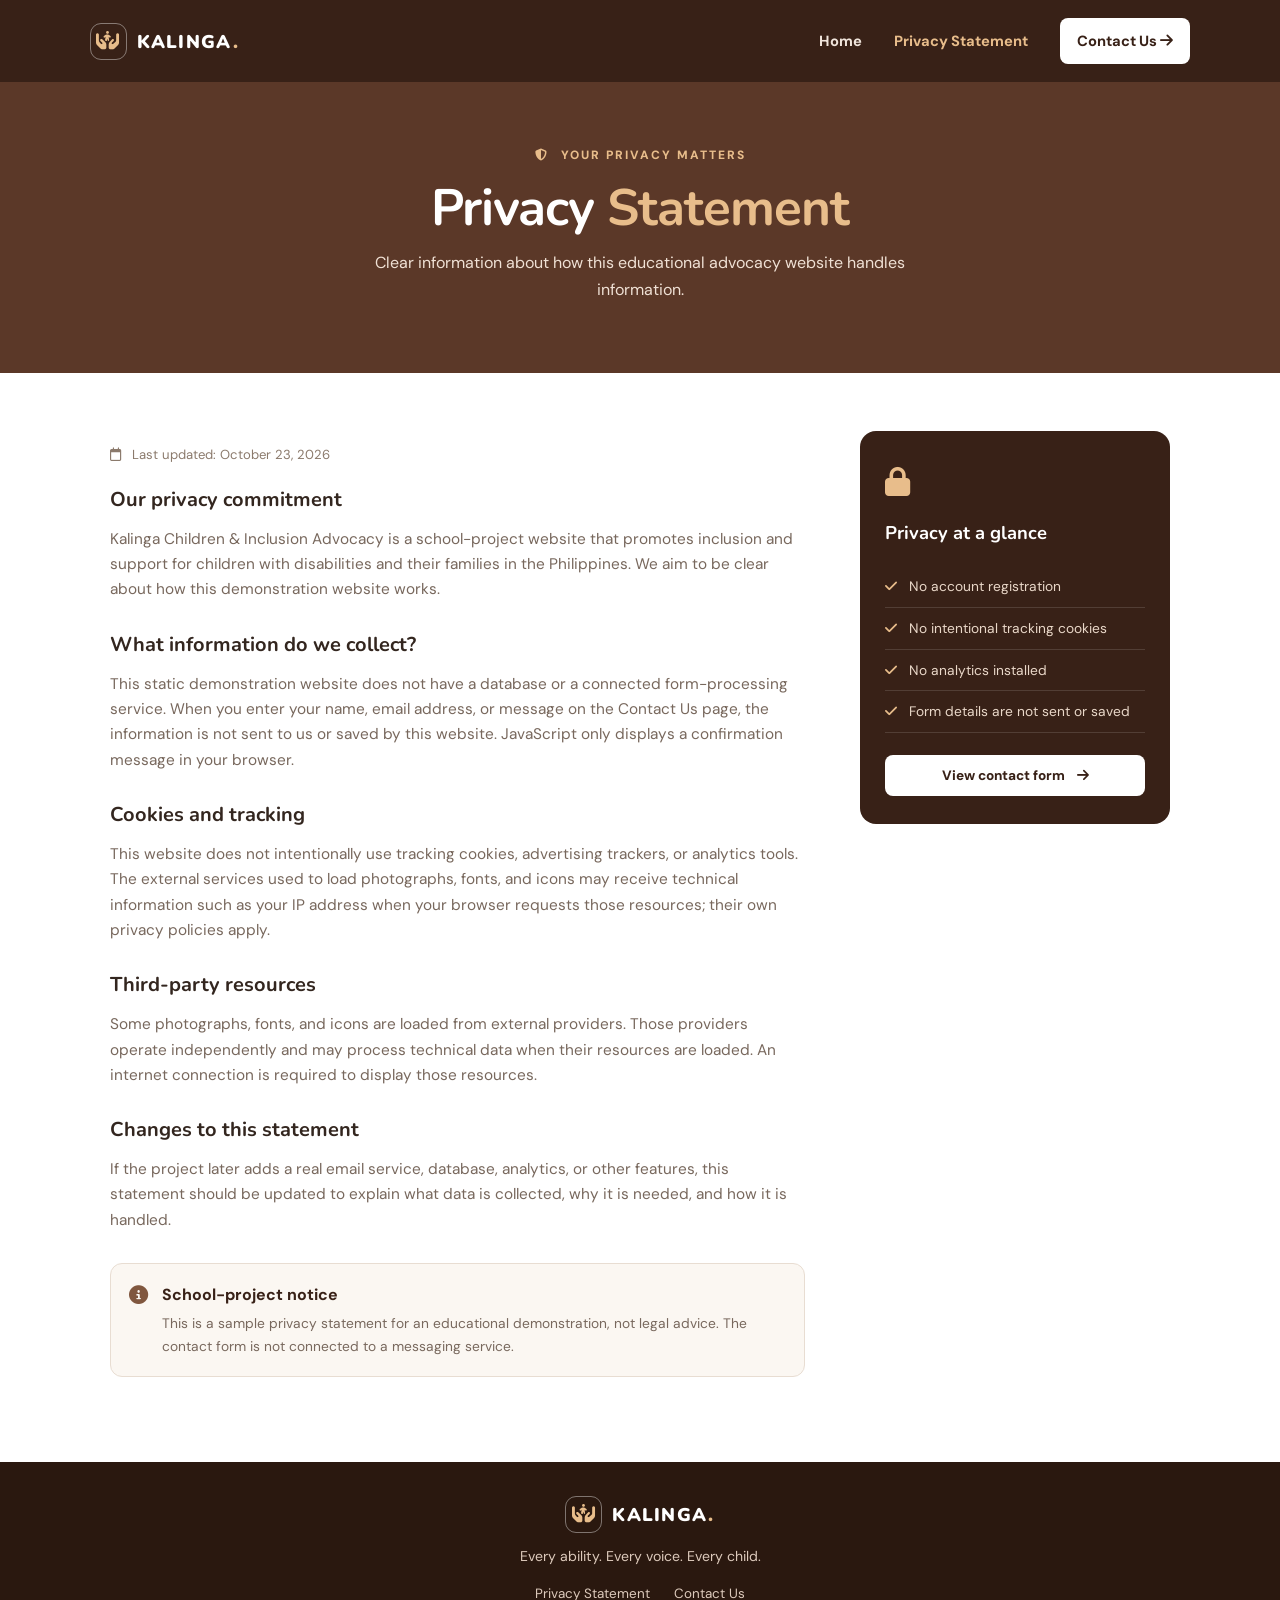
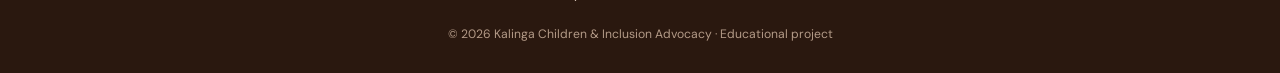
<file: privacy.html>
<!DOCTYPE html>
<html lang="en">
<head>
  <meta charset="UTF-8">
  <meta name="viewport" content="width=device-width, initial-scale=1.0">
  <title>Privacy Statement | Kalinga</title>
  <link rel="preconnect" href="https://fonts.googleapis.com"><link rel="preconnect" href="https://fonts.gstatic.com" crossorigin>
  <link href="https://fonts.googleapis.com/css2?family=DM+Sans:wght@400;500;600;700&family=Nunito:wght@600;700;800;900&display=swap" rel="stylesheet">
  <link rel="stylesheet" href="https://cdnjs.cloudflare.com/ajax/libs/font-awesome/6.5.2/css/all.min.css">
  <link rel="stylesheet" href="style.css">
</head>
<body>
<header class="site-header">
  <a class="brand" href="index.html"><span class="brand-icon"><i class="fa-solid fa-hands-holding-child"></i></span> KALINGA<span class="brand-dot">.</span></a>
  <button class="menu-toggle" aria-label="Toggle navigation" aria-expanded="false"><i class="fa-solid fa-bars"></i></button>
  <nav class="nav-links" aria-label="Main navigation"><a href="index.html">Home</a><a class="active" href="privacy.html">Privacy Statement</a><a class="nav-button" href="contact.html">Contact Us <i class="fa-solid fa-arrow-right"></i></a></nav>
</header>
<main>
  <section class="page-banner">
    <p class="eyebrow"><i class="fa-solid fa-shield-halved"></i> YOUR PRIVACY MATTERS</p>
    <h1>Privacy <span>Statement</span></h1>
    <p>Clear information about how this educational advocacy website handles information.</p>
  </section>
  <section class="privacy-layout">
    <div class="privacy-main">
      <p class="updated-label"><i class="fa-regular fa-calendar"></i> Last updated: October 23, 2026</p>
      <h2>Our privacy commitment</h2>
      <p>Kalinga Children & Inclusion Advocacy is a school-project website that promotes inclusion and support for children with disabilities and their families in the Philippines. We aim to be clear about how this demonstration website works.</p>
      <h2>What information do we collect?</h2>
      <p>This static demonstration website does not have a database or a connected form-processing service. When you enter your name, email address, or message on the Contact Us page, the information is not sent to us or saved by this website. JavaScript only displays a confirmation message in your browser.</p>
      <h2>Cookies and tracking</h2>
      <p>This website does not intentionally use tracking cookies, advertising trackers, or analytics tools. The external services used to load photographs, fonts, and icons may receive technical information such as your IP address when your browser requests those resources; their own privacy policies apply.</p>
      <h2>Third-party resources</h2>
      <p>Some photographs, fonts, and icons are loaded from external providers. Those providers operate independently and may process technical data when their resources are loaded. An internet connection is required to display those resources.</p>
      <h2>Changes to this statement</h2>
      <p>If the project later adds a real email service, database, analytics, or other features, this statement should be updated to explain what data is collected, why it is needed, and how it is handled.</p>
      <div class="privacy-note"><i class="fa-solid fa-circle-info"></i><div><strong>School-project notice</strong><p>This is a sample privacy statement for an educational demonstration, not legal advice. The contact form is not connected to a messaging service.</p></div></div>
    </div>
    <aside class="privacy-side"><div class="side-icon"><i class="fa-solid fa-lock"></i></div><h3>Privacy at a glance</h3><ul><li><i class="fa-solid fa-check"></i> No account registration</li><li><i class="fa-solid fa-check"></i> No intentional tracking cookies</li><li><i class="fa-solid fa-check"></i> No analytics installed</li><li><i class="fa-solid fa-check"></i> Form details are not sent or saved</li></ul><a class="button button-light full-button" href="contact.html">View contact form <i class="fa-solid fa-arrow-right"></i></a></aside>
  </section>
</main>
<footer class="site-footer"><a class="brand footer-brand" href="index.html"><span class="brand-icon"><i class="fa-solid fa-hands-holding-child"></i></span> KALINGA<span class="brand-dot">.</span></a><p>Every ability. Every voice. Every child.</p><div class="footer-links"><a href="privacy.html">Privacy Statement</a><a href="contact.html">Contact Us</a></div><small>© 2026 Kalinga Children & Inclusion Advocacy · Educational project</small></footer>
<script src="script.js"></script>
</body>
</html>
</file>
<file: style.css>
:root {
  --brown: #5b3828; --brown-dark: #382117; --brown-light: #80573f;
  --white: #fff; --cream: #fbf7f2; --pale: #f3e9de; --muted: #e0cdbb;
  --ink: #33261f; --accent: #e8bd8b; --border: #e8ddd2;
  --shadow: 0 18px 55px rgba(55,31,18,.12);
}
*{box-sizing:border-box} html{scroll-behavior:smooth}
body{margin:0;font-family:"DM Sans",sans-serif;color:var(--ink);background:var(--white);line-height:1.65}
a{color:inherit;text-decoration:none}
.site-header{background:var(--brown-dark);color:var(--white);min-height:82px;padding:0 7%;display:flex;align-items:center;justify-content:space-between;gap:24px}
.brand{display:inline-flex;align-items:center;gap:10px;font:900 1.15rem "Nunito",sans-serif;letter-spacing:1.3px;color:var(--white)}
.brand-icon{width:37px;height:37px;display:inline-grid;place-items:center;border:1px solid #ffffff66;border-radius:11px;color:var(--accent)}
.brand-dot{color:var(--accent);margin-left:-9px}
.nav-links{display:flex;align-items:center;gap:32px;font-size:.92rem;font-weight:700}
.nav-links a{color:#f0e5dc;transition:color .2s}.nav-links a:hover,.nav-links a.active{color:var(--accent)}
.nav-links .nav-button{background:var(--white);color:var(--brown-dark);border-radius:8px;padding:11px 17px}
.nav-links .nav-button:hover{background:var(--accent);color:var(--brown-dark)}
.menu-toggle{display:none;color:white;background:transparent;border:0;font-size:1.4rem}
.hero{background:var(--brown);color:var(--white);padding:62px 7% 78px;display:grid;grid-template-columns:1.05fr .95fr;align-items:center;gap:6%;overflow:hidden}
.eyebrow{color:var(--accent);text-transform:uppercase;letter-spacing:2px;font-size:.75rem;font-weight:800;margin:0 0 18px}.eyebrow i{margin-right:7px}
h1,h2,h3{font-family:"Nunito",sans-serif;line-height:1.18;margin-top:0}
.hero h1,.contact-intro h1{font-size:clamp(2.5rem,4.6vw,4.4rem);letter-spacing:-1.8px;margin-bottom:24px}
.hero h1 span,.contact-intro h1 span,.page-banner h1 span{color:var(--accent)}
.hero-description{max-width:590px;color:#f0e1d5;font-size:1.05rem;line-height:1.85}
.hero-actions{display:flex;align-items:center;gap:24px;flex-wrap:wrap;margin:30px 0 36px}
.button{display:inline-flex;align-items:center;justify-content:center;gap:12px;padding:14px 20px;border-radius:8px;border:0;font:800 .92rem "DM Sans",sans-serif;cursor:pointer;transition:transform .2s,background .2s}
.button:hover{transform:translateY(-2px)}.button-light{background:var(--white);color:var(--brown-dark)}.button-light:hover{background:var(--accent)}
.text-link{color:var(--white);font-size:.9rem;font-weight:700;border-bottom:1px solid #ffffff8c;padding-bottom:4px}
.hero-note{display:flex;gap:13px;align-items:center;color:#ead8c9;font-size:.85rem}.hero-note strong{color:white}
.note-icon{display:grid;place-items:center;width:43px;height:43px;flex-shrink:0;border-radius:50%;color:var(--accent);background:#ffffff1a;font-size:1.15rem}
.hero-visual{position:relative;padding:0 0 26px 22px}.hero-visual:before{content:"";position:absolute;inset:-20px 40px 65px -4px;border:1px solid var(--accent);border-radius:20px}
.hero-visual img{position:relative;display:block;width:100%;height:430px;object-fit:cover;border-radius:18px;box-shadow:0 24px 60px #0003}
.image-caption{position:absolute;bottom:0;left:0;display:flex;gap:13px;align-items:center;padding:15px 19px;background:white;color:var(--ink);border-radius:12px;box-shadow:var(--shadow);font-size:.82rem}
.image-caption>i{display:grid;place-items:center;width:39px;height:39px;border-radius:10px;background:var(--pale);color:var(--brown-light);font-size:1.1rem}
.image-caption strong{font-size:.95rem}
.section-wrap{padding:85px 7%}.section-heading{text-align:center;max-width:760px;margin:0 auto 42px}
.section-heading .eyebrow{color:var(--brown-light)}.section-heading h2{font-size:clamp(1.8rem,3vw,2.7rem);letter-spacing:-.6px}.section-heading h2 span{color:var(--brown-light)}
.section-heading>p:last-child{color:#78685d}.mission-grid{display:grid;grid-template-columns:repeat(3,1fr);gap:22px}
.info-card{padding:28px 27px;border:1px solid var(--border);border-radius:15px;background:white;box-shadow:0 10px 35px #371f120b}
.card-icon{width:49px;height:49px;display:grid;place-items:center;border-radius:13px;color:var(--brown-light);background:var(--pale);font-size:1.2rem;margin-bottom:22px}
.info-card h3{font-size:1.12rem;margin-bottom:10px}.info-card p{color:#78685d;font-size:.92rem;margin-bottom:0}
.callout{margin:0 7% 80px;padding:35px 38px;background:var(--brown-dark);color:white;border-radius:18px;display:flex;align-items:center;gap:25px}
.callout-icon{width:63px;height:63px;flex-shrink:0;display:grid;place-items:center;border-radius:17px;background:#ffffff1a;color:var(--accent);font-size:1.7rem}
.callout>div:nth-child(2){flex:1}.callout .eyebrow{margin-bottom:8px}.callout h2{font-size:1.45rem;margin-bottom:8px}
.callout p:last-child{color:#e5d2c3;margin:0;font-size:.9rem}.button-outline{border:1px solid #ffffff8c;color:white;white-space:nowrap}.button-outline:hover{background:white;color:var(--brown-dark)}
.site-footer{background:#2a180f;color:#ddcabc;padding:34px 7% 26px;text-align:center}.footer-brand{justify-content:center}
.site-footer>p{font-size:.88rem;margin:12px 0}.footer-links{display:flex;justify-content:center;gap:24px;margin:15px 0;font-size:.84rem}
.footer-links a:hover{color:var(--accent)}.site-footer small{color:#b39a87;font-size:.76rem}
.page-banner{background:var(--brown);color:white;padding:64px 7% 70px;text-align:center}.page-banner .eyebrow{margin-bottom:12px}
.page-banner h1{font-size:clamp(2.4rem,4vw,3.6rem);margin-bottom:12px;letter-spacing:-1px}.page-banner>p:last-child{color:#f0e1d5;margin:0 auto;max-width:600px}
.privacy-layout{max-width:1120px;margin:0 auto;padding:58px 30px 85px;display:grid;grid-template-columns:1fr 310px;gap:55px;align-items:start}
.privacy-main h2{font-size:1.25rem;margin:30px 0 8px}.privacy-main h2:first-of-type{margin-top:22px}.privacy-main p{color:#78685d;font-size:.96rem}
.updated-label{color:#8b7a6c!important;font-size:.82rem!important}.updated-label i{margin-right:7px}
.privacy-side{background:var(--brown-dark);color:white;border-radius:16px;padding:28px 25px}.side-icon{color:var(--accent);font-size:1.8rem;margin-bottom:16px}
.privacy-side h3{font-size:1.15rem}.privacy-side ul{list-style:none;padding:0;margin:22px 0}
.privacy-side li{font-size:.86rem;color:#ead8c9;padding:9px 0;border-bottom:1px solid #ffffff21}.privacy-side li i{color:var(--accent);margin-right:8px}
.full-button{width:100%;font-size:.85rem;padding:12px 10px}
.privacy-note{display:flex;gap:14px;margin-top:30px;padding:18px;background:var(--cream);border:1px solid var(--border);border-radius:12px;color:var(--brown-light)}
.privacy-note>i{margin-top:4px;font-size:1.2rem}.privacy-note strong{color:var(--brown-dark)}.privacy-note p{margin:4px 0 0;font-size:.86rem}
.contact-page{background:var(--brown);color:white;padding:65px 7% 85px;display:grid;grid-template-columns:1fr .85fr;gap:8%;align-items:start}
.contact-intro h1{font-size:clamp(2.6rem,4vw,3.8rem)}.contact-intro>p:not(.eyebrow){color:#f0e1d5;max-width:500px}
.contact-photo{margin-top:28px;max-width:480px}.contact-photo img{width:100%;height:235px;object-fit:cover;border-radius:15px}
.contact-promise{display:flex;gap:12px;align-items:center;color:#f0e1d5;margin-top:17px;font-size:.87rem}.contact-promise i{color:var(--accent)}
.form-panel{background:white;color:var(--ink);padding:33px;border-radius:18px;box-shadow:0 20px 60px #0002}
.form-heading .card-icon{margin-bottom:15px}.form-heading h2{margin-bottom:7px;font-size:1.55rem}.form-heading p{color:#88776a;margin-top:0;font-size:.88rem}
form{margin-top:25px}form label{display:block;font-size:.87rem;font-weight:800;margin:17px 0 7px}
.input-wrap{display:flex;align-items:center;gap:11px;border:1px solid #e5d9cf;border-radius:9px;padding:0 13px;background:#fdfbf9}
.input-wrap:focus-within{border-color:var(--brown-light);box-shadow:0 0 0 3px #80573f1f}.input-wrap>i{color:#927d6b}
.input-wrap input,.input-wrap textarea{width:100%;min-width:0;border:0;outline:0;background:transparent;padding:13px 0;font:400 .9rem "DM Sans",sans-serif;color:var(--ink)}
.textarea-wrap{align-items:flex-start}.textarea-wrap>i{padding-top:14px}.input-wrap textarea{resize:vertical}
.button-submit{width:100%;margin-top:22px;background:var(--brown-dark);color:white}.button-submit:hover{background:var(--brown-light)}
.form-disclaimer{color:#8a7a6d;font-size:.75rem;text-align:center;margin-bottom:0}.form-disclaimer i{margin-right:5px}
.form-status{display:none;margin-top:15px;padding:12px;border-radius:8px;background:#edf6ee;color:#28613a;font-size:.87rem}.form-status.show{display:block}
@media(max-width:850px){.site-header{padding:0 5%}.nav-links{gap:18px}.hero{padding:50px 5% 65px;gap:35px}.hero-visual img{height:350px}.section-wrap{padding:65px 5%}.callout{margin:0 5% 60px}.contact-page{padding:50px 5% 65px;gap:35px}.privacy-layout{gap:28px}}
@media(max-width:650px){.site-header{min-height:72px;position:relative}.menu-toggle{display:block}.nav-links{display:none;position:absolute;z-index:5;top:72px;left:0;right:0;padding:20px 5%;background:var(--brown-dark);flex-direction:column;align-items:stretch;gap:17px}.nav-links.open{display:flex}.nav-links .nav-button{text-align:center}
.hero{grid-template-columns:1fr;padding-top:43px}.hero h1{font-size:2.75rem}.hero-visual{margin:15px 0 0 8px}.hero-visual img{height:300px}
.mission-grid{grid-template-columns:1fr}.callout{flex-direction:column;align-items:flex-start;padding:28px}.privacy-layout{grid-template-columns:1fr;padding:38px 6% 60px}
.contact-page{grid-template-columns:1fr}.contact-photo img{height:220px}.form-panel{padding:25px 20px}.page-banner{padding:48px 6%}}
</file>
